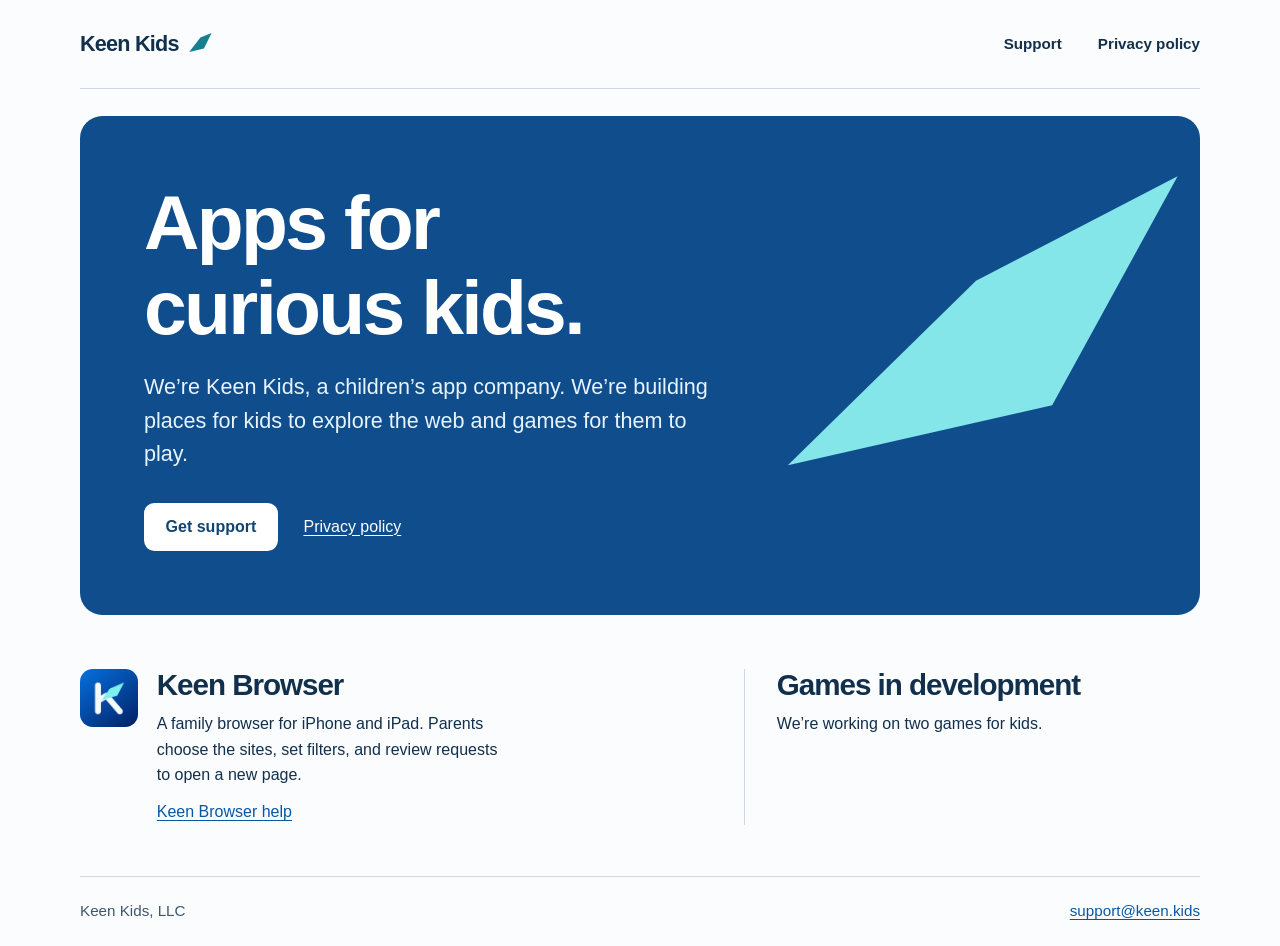
<file: docs/index.html>
<!doctype html>
<html lang="en">
  <head>
    <meta charset="utf-8">
    <meta name="viewport" content="width=device-width, initial-scale=1">
    <title>Keen Kids · Apps for kids and families</title>
    <meta name="description" content="Keen Kids makes apps for kids and families, including Keen Browser and two games in development.">
    <link rel="canonical" href="https://www.keen.kids/">
    <link rel="stylesheet" href="./assets/site.css">
  </head>
  <body>
    <div class="site">
      <header>
        <a class="brand" href="./" aria-label="Keen Kids home">Keen Kids<span aria-hidden="true" class="fold"></span></a>
        <nav aria-label="Main navigation">
          <a href="./support/">Support</a>
          <a href="./privacy-policy/">Privacy policy</a>
        </nav>
      </header>
      <main>
      <section class="intro">
        <h1>Apps for<br>curious kids.</h1>
        <p class="lead">We’re Keen Kids, a children’s app company. We’re building places for kids to explore the web and games for them to play.</p>
        <div class="actions">
          <a class="button" href="support/">Get support</a>
          <a href="privacy-policy/">Privacy policy</a>
        </div>
      </section>
      <section class="lineup" aria-label="Our apps">
        <div class="browser-app">
          <img src="assets/keen.png" width="76" height="76" alt="">
          <div>
            <h2>Keen Browser</h2>
            <p>A family browser for iPhone and iPad. Parents choose the sites, set filters, and review requests to open a new page.</p>
            <a href="support/#keen-browser">Keen Browser help</a>
          </div>
        </div>
        <div class="games">
          <h2>Games in development</h2>
          <p>We’re working on two games for kids.</p>
        </div>
      </section>
      </main>
      <footer><span>Keen Kids, LLC</span><a href="mailto:support@keen.kids">support@keen.kids</a></footer>
    </div>
  </body>
</html>
</file>
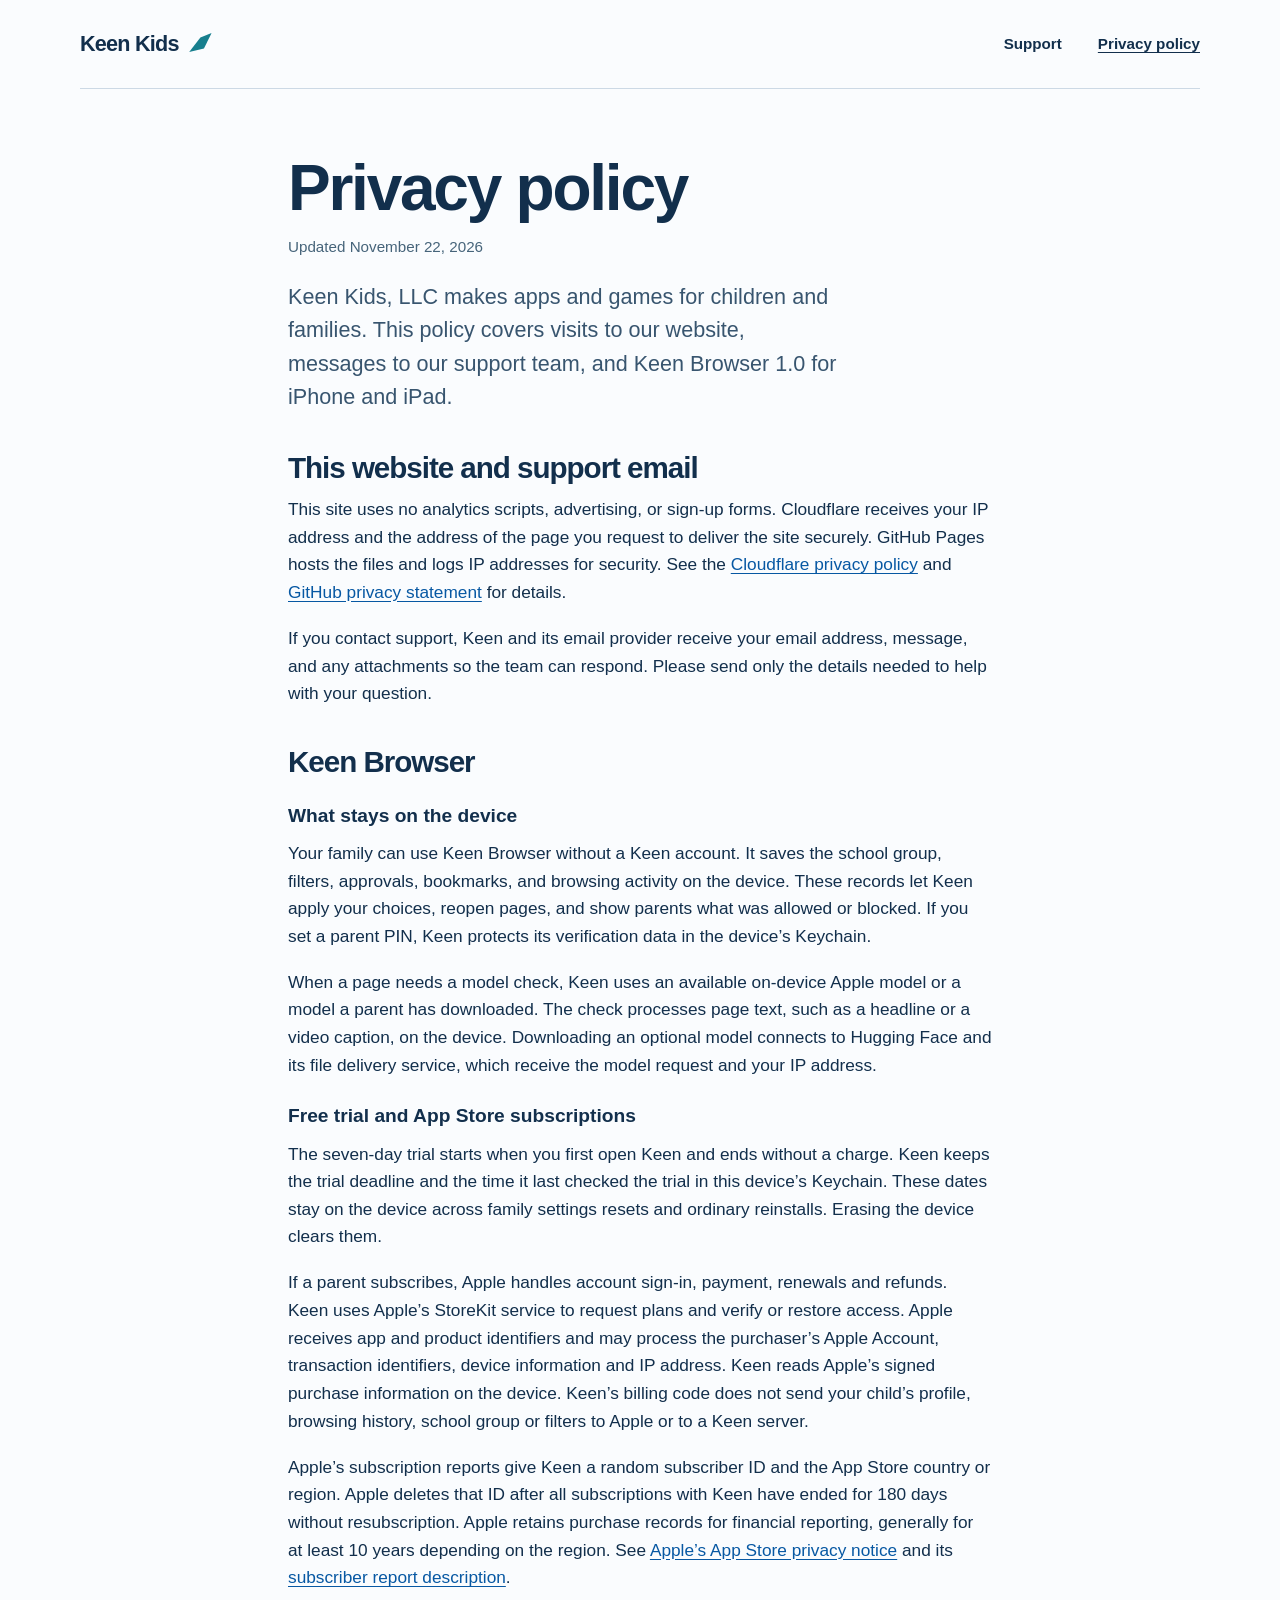
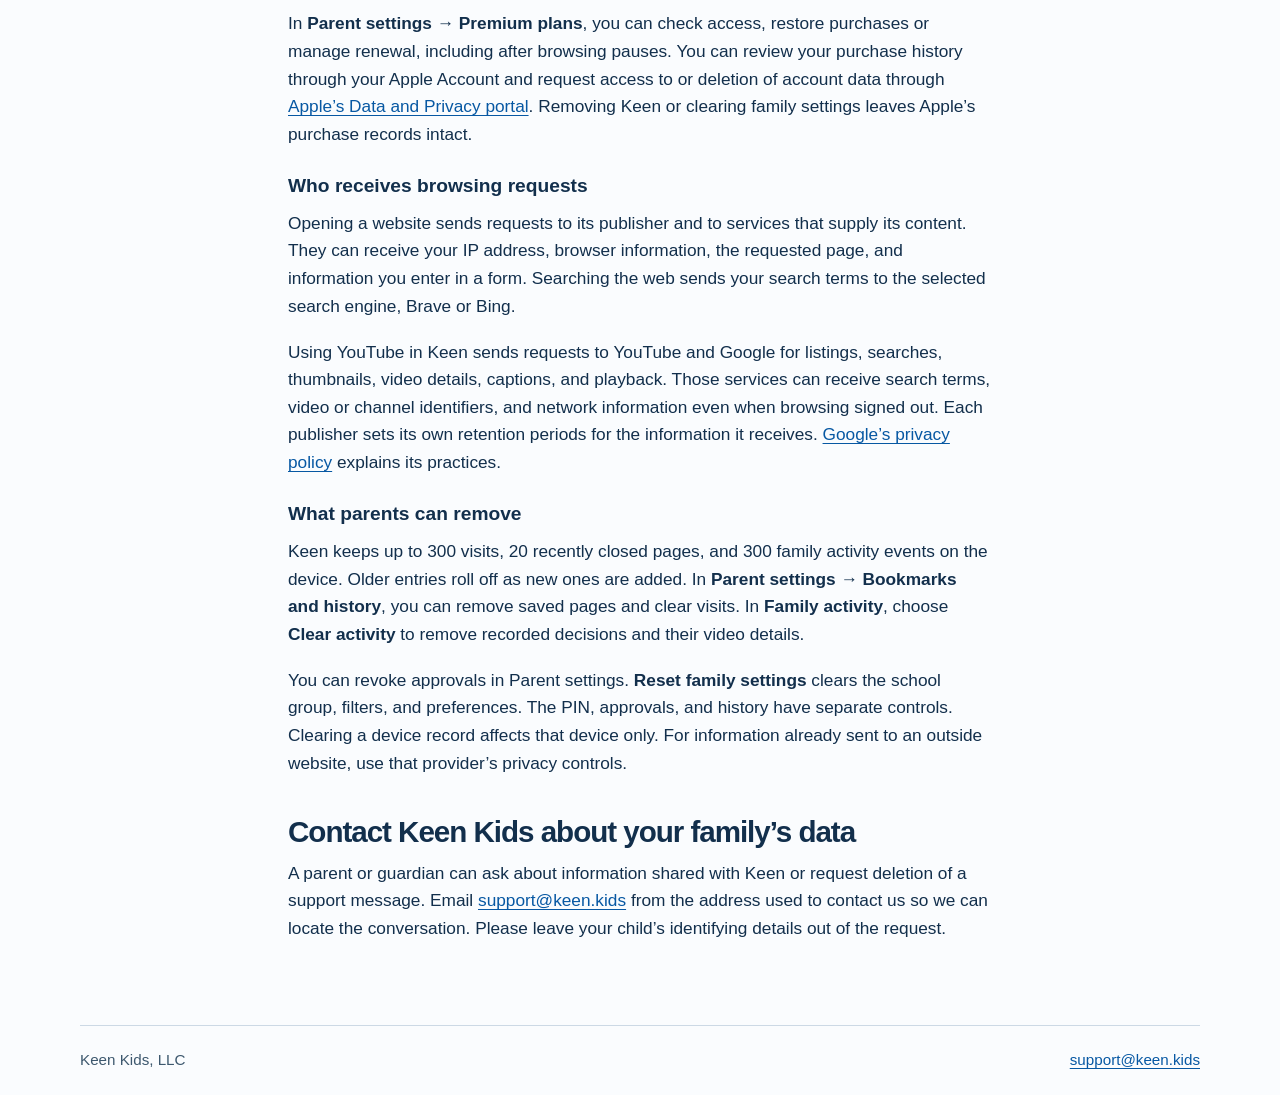
<file: docs/privacy-policy/index.html>
<!doctype html>
<html lang="en">
  <head>
    <meta charset="utf-8">
    <meta name="viewport" content="width=device-width, initial-scale=1">
    <title>Privacy policy · Keen Kids</title>
    <meta name="description" content="How Keen Kids handles website visits and support requests, and how Keen Browser handles family browsing data.">
    <link rel="canonical" href="https://www.keen.kids/privacy-policy/">
    <link rel="stylesheet" href="../assets/site.css">
  </head>
  <body>
    <div class="site">
      <header>
        <a class="brand" href="../" aria-label="Keen Kids home">Keen Kids<span aria-hidden="true" class="fold"></span></a>
        <nav aria-label="Main navigation">
          <a href="../support/">Support</a>
          <a href="../privacy-policy/" aria-current="page">Privacy policy</a>
        </nav>
      </header>
      <main>
      <article>
        <h1>Privacy policy</h1>
        <p class="date">Updated <time datetime="2026-11-22">November 22, 2026</time></p>
        <p class="lead">Keen Kids, LLC makes apps and games for children and families. This policy covers visits to our website, messages to our support team, and Keen Browser 1.0 for iPhone and iPad.</p>
        <h2>This website and support email</h2>
        <p>This site uses no analytics scripts, advertising, or sign-up forms. Cloudflare receives your IP address and the address of the page you request to deliver the site securely. GitHub Pages hosts the files and logs IP addresses for security. See the <a href="https://www.cloudflare.com/privacypolicy/">Cloudflare privacy policy</a> and <a href="https://docs.github.com/en/site-policy/privacy-policies/github-general-privacy-statement">GitHub privacy statement</a> for details.</p>
        <p>If you contact support, Keen and its email provider receive your email address, message, and any attachments so the team can respond. Please send only the details needed to help with your question.</p>
        <h2>Keen Browser</h2>
        <h3>What stays on the device</h3>
        <p>Your family can use Keen Browser without a Keen account. It saves the school group, filters, approvals, bookmarks, and browsing activity on the device. These records let Keen apply your choices, reopen pages, and show parents what was allowed or blocked. If you set a parent PIN, Keen protects its verification data in the device’s Keychain.</p>
        <p>When a page needs a model check, Keen uses an available on-device Apple model or a model a parent has downloaded. The check processes page text, such as a headline or a video caption, on the device. Downloading an optional model connects to Hugging Face and its file delivery service, which receive the model request and your IP address.</p>
        <h3 id="subscriptions">Free trial and App Store subscriptions</h3>
        <p>The seven-day trial starts when you first open Keen and ends without a charge. Keen keeps the trial deadline and the time it last checked the trial in this device’s Keychain. These dates stay on the device across family settings resets and ordinary reinstalls. Erasing the device clears them.</p>
        <p>If a parent subscribes, Apple handles account sign-in, payment, renewals and refunds. Keen uses Apple’s StoreKit service to request plans and verify or restore access. Apple receives app and product identifiers and may process the purchaser’s Apple Account, transaction identifiers, device information and IP address. Keen reads Apple’s signed purchase information on the device. Keen’s billing code does not send your child’s profile, browsing history, school group or filters to Apple or to a Keen server.</p>
        <p>Apple’s subscription reports give Keen a random subscriber ID and the App Store country or region. Apple deletes that ID after all subscriptions with Keen have ended for 180 days without resubscription. Apple retains purchase records for financial reporting, generally for at least 10 years depending on the region. See <a href="https://www.apple.com/legal/privacy/data/en/app-store/">Apple’s App Store privacy notice</a> and its <a href="https://developer.apple.com/help/app-store-connect/reference/reporting/subscriber-report/">subscriber report description</a>.</p>
        <p>In <strong>Parent settings → Premium plans</strong>, you can check access, restore purchases or manage renewal, including after browsing pauses. You can review your purchase history through your Apple Account and request access to or deletion of account data through <a href="https://privacy.apple.com/">Apple’s Data and Privacy portal</a>. Removing Keen or clearing family settings leaves Apple’s purchase records intact.</p>
        <h3>Who receives browsing requests</h3>
        <p>Opening a website sends requests to its publisher and to services that supply its content. They can receive your IP address, browser information, the requested page, and information you enter in a form. Searching the web sends your search terms to the selected search engine, Brave or Bing.</p>
        <p>Using YouTube in Keen sends requests to YouTube and Google for listings, searches, thumbnails, video details, captions, and playback. Those services can receive search terms, video or channel identifiers, and network information even when browsing signed out. Each publisher sets its own retention periods for the information it receives. <a href="https://policies.google.com/privacy">Google’s privacy policy</a> explains its practices.</p>
        <h3>What parents can remove</h3>
        <p>Keen keeps up to 300 visits, 20 recently closed pages, and 300 family activity events on the device. Older entries roll off as new ones are added. In <strong>Parent settings → Bookmarks and history</strong>, you can remove saved pages and clear visits. In <strong>Family activity</strong>, choose <strong>Clear activity</strong> to remove recorded decisions and their video details.</p>
        <p>You can revoke approvals in Parent settings. <strong>Reset family settings</strong> clears the school group, filters, and preferences. The PIN, approvals, and history have separate controls. Clearing a device record affects that device only. For information already sent to an outside website, use that provider’s privacy controls.</p>
        <h2>Contact Keen Kids about your family’s data</h2>
        <p>A parent or guardian can ask about information shared with Keen or request deletion of a support message. Email <a href="mailto:support@keen.kids">support@keen.kids</a> from the address used to contact us so we can locate the conversation. Please leave your child’s identifying details out of the request.</p>
      </article>
      </main>
      <footer><span>Keen Kids, LLC</span><a href="mailto:support@keen.kids">support@keen.kids</a></footer>
    </div>
  </body>
</html>
</file>
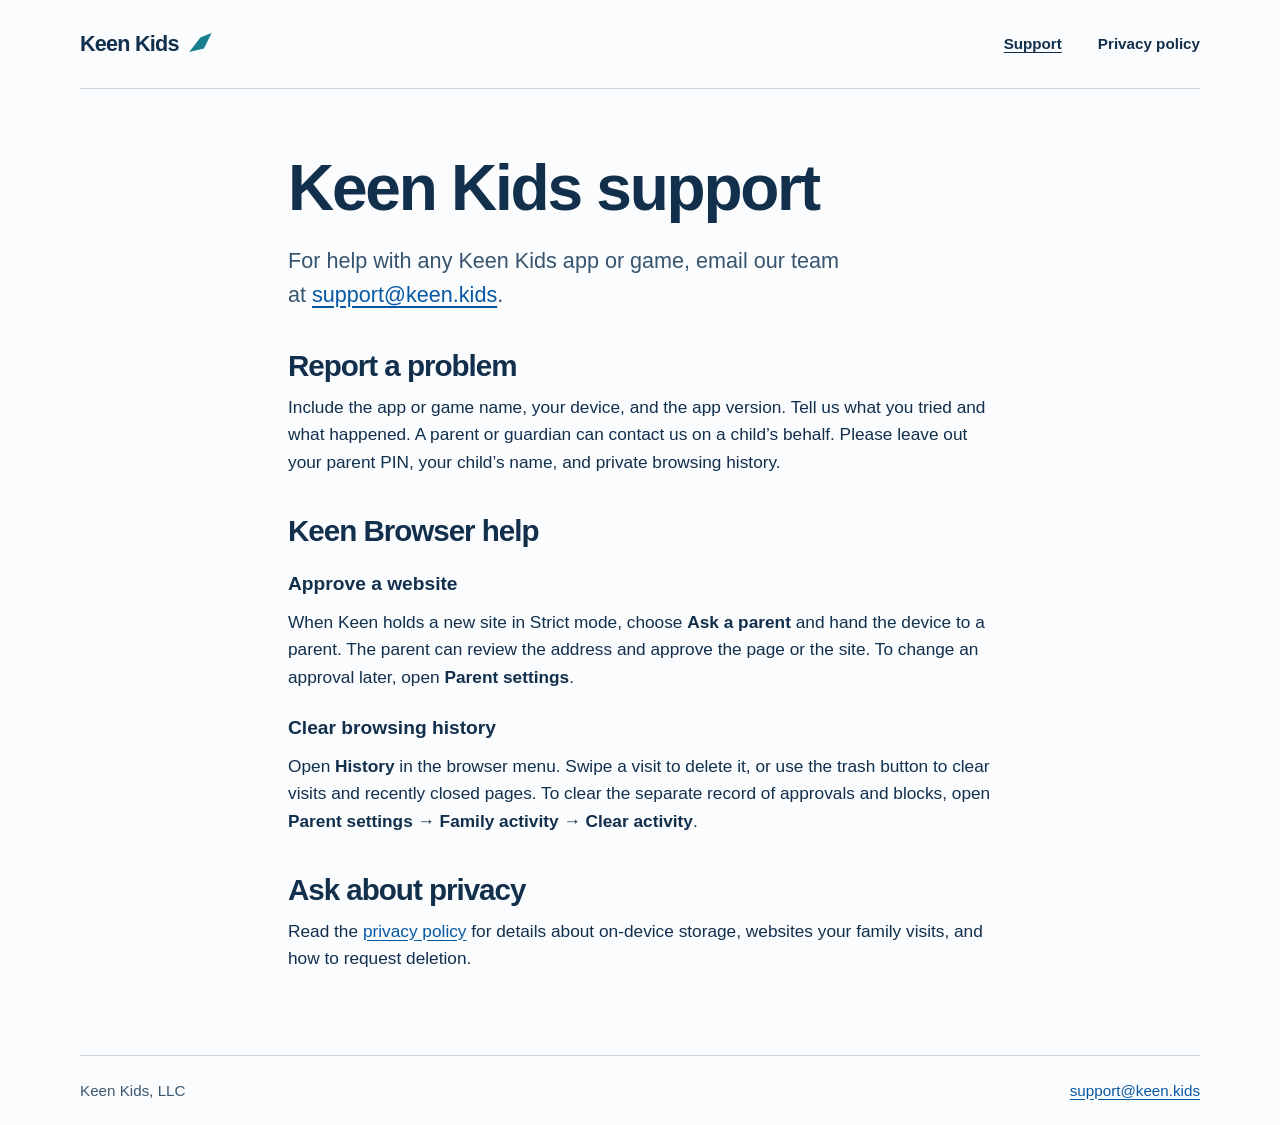
<file: docs/support/index.html>
<!doctype html>
<html lang="en">
  <head>
    <meta charset="utf-8">
    <meta name="viewport" content="width=device-width, initial-scale=1">
    <title>Support · Keen Kids</title>
    <meta name="description" content="Get help with Keen Kids apps and games, including Keen Browser.">
    <link rel="canonical" href="https://www.keen.kids/support/">
    <link rel="stylesheet" href="../assets/site.css">
  </head>
  <body>
    <div class="site">
      <header>
        <a class="brand" href="../" aria-label="Keen Kids home">Keen Kids<span aria-hidden="true" class="fold"></span></a>
        <nav aria-label="Main navigation">
          <a href="../support/" aria-current="page">Support</a>
          <a href="../privacy-policy/">Privacy policy</a>
        </nav>
      </header>
      <main>
      <article>
        <h1>Keen Kids support</h1>
        <p class="lead">For help with any Keen Kids app or game, email our team at <a href="mailto:support@keen.kids">support@keen.kids</a>.</p>
        <h2>Report a problem</h2>
        <p>Include the app or game name, your device, and the app version. Tell us what you tried and what happened. A parent or guardian can contact us on a child’s behalf. Please leave out your parent PIN, your child’s name, and private browsing history.</p>
        <h2 id="keen-browser">Keen Browser help</h2>
        <h3>Approve a website</h3>
        <p>When Keen holds a new site in Strict mode, choose <strong>Ask a parent</strong> and hand the device to a parent. The parent can review the address and approve the page or the site. To change an approval later, open <strong>Parent settings</strong>.</p>
        <h3>Clear browsing history</h3>
        <p>Open <strong>History</strong> in the browser menu. Swipe a visit to delete it, or use the trash button to clear visits and recently closed pages. To clear the separate record of approvals and blocks, open <strong>Parent settings → Family activity → Clear activity</strong>.</p>
        <h2>Ask about privacy</h2>
        <p>Read the <a href="../privacy-policy/">privacy policy</a> for details about on-device storage, websites your family visits, and how to request deletion.</p>
      </article>
      </main>
      <footer><span>Keen Kids, LLC</span><a href="mailto:support@keen.kids">support@keen.kids</a></footer>
    </div>
  </body>
</html>
</file>
<file: docs/assets/site.css>
:root {
  color-scheme: light;
  font-family: -apple-system, BlinkMacSystemFont, "Segoe UI", sans-serif;
  background: #fafcfe;
  color: #122f4c;
  font-size: 100%;
  line-height: 1.6;
}
* { box-sizing: border-box; }
body { margin: 0; }
a { color: #0758a3; text-underline-offset: .2em; }
a:hover { text-decoration-thickness: .13em; }
a:focus-visible { outline: 3px solid #1469c3; outline-offset: 4px; }
.site { width: min(70rem, 90%); margin-inline: auto; }
header, footer, nav, .brand { display: flex; align-items: center; }
header, footer { justify-content: space-between; gap: 1rem; }
header { padding-block: 1.4rem; border-bottom: 1px solid #ccd9e5; }
.brand { gap: .65rem; color: inherit; text-decoration: none; font-size: 1.35rem; font-weight: 700; letter-spacing: -.035em; }
nav { gap: clamp(.8rem, 3vw, 2.25rem); }
nav a { padding-block: .6rem; color: inherit; font-size: .95rem; font-weight: 550; text-decoration: none; }
nav a:hover, nav a[aria-current] { text-decoration: underline; }
h1, h2 { line-height: 1.1; text-wrap: balance; letter-spacing: -.035em; }
h1 { margin: 0; font-size: clamp(2.6rem, 6vw, 5.2rem); }
h2 { font-size: clamp(1.4rem, 3vw, 1.85rem); margin: 2.4rem 0 .7rem; }
p { margin: .7rem 0 1.15rem; }
.lead { font-size: clamp(1.1rem, 2vw, 1.35rem); line-height: 1.55; max-width: 35rem; margin-block: 1.3rem 2rem; color: #38556f; }
.actions { display: flex; align-items: center; flex-wrap: wrap; gap: 1.6rem; }
.button { display: inline-block; padding: .7rem 1.35rem; border-radius: .65rem; background: #064e95; color: white; font-weight: 650; text-decoration: none; }
.button:hover { background: #073d73; }
article { max-width: 44rem; margin: 0 auto; padding-block: clamp(2.5rem, 5vw, 5rem); font-size: 1.08rem; }
article h1 { font-size: clamp(2.5rem, 5vw, 4rem); }
.date { color: #46647a; font-size: .95rem; }
footer { flex-wrap: wrap; border-top: 1px solid #ccd9e5; padding-block: 1.4rem; font-size: .95rem; color: #3d586e; }
@media (max-width: 680px) {
  header { flex-wrap: wrap; row-gap: .3rem; padding-block: .9rem; }
}
.fold { width: 1.4rem; height: 1.4rem; background: #177f8e; clip-path: polygon(0 85%, 50% 20%, 100% 0, 66% 70%); }
.intro { position: relative; isolation: isolate; overflow: hidden; border-radius: 1.4rem; margin-block: 1.7rem; padding: clamp(2rem, 5vw, 4rem); color: white; background: #104d8c; }
.intro::after { content: ""; position: absolute; z-index: -1; inset: 0 0 0 60%; background: #84e6e8; clip-path: polygon(8% 70%, 50% 33%, 95% 12%, 67% 58%); }
.intro .lead { color: #e7f4ff; max-width: min(36rem, 64%); }
.intro a { color: white; }
.intro .button { background: white; color: #104573; }
.intro .button:hover { background: #d7f6fa; }
.intro a:focus-visible { outline-color: #8df2f4; }
.lineup { display: grid; grid-template-columns: 1.35fr 1fr; gap: 3rem; padding-block: 1.7rem 3.2rem; }
.lineup h2 { margin: 0 0 .6rem; }
.lineup p { margin: 0 0 .7rem; max-width: 39ch; }
.browser-app { display: flex; gap: 1.2rem; }
.browser-app img { width: 3.6rem; height: 3.6rem; border-radius: 22%; }
.games { border-left: 1px solid #ccd9e5; padding-left: 2rem; }
h3 { font-size: 1.2rem; line-height: 1.35; margin: 1.5rem 0 .5rem; }
@media (max-width: 680px) {
  .intro { margin-block: 1.1rem; padding: 1.65rem; }
  .intro::after { inset: 0 0 auto auto; width: 30%; height: 5rem; }
  .intro .lead { max-width: 100%; }
  .lineup { grid-template-columns: 1fr; gap: 1.6rem; }
  .games { border-left: 0; padding: 1.5rem 0 0; border-top: 1px solid #ccd9e5; }
}
</file>
